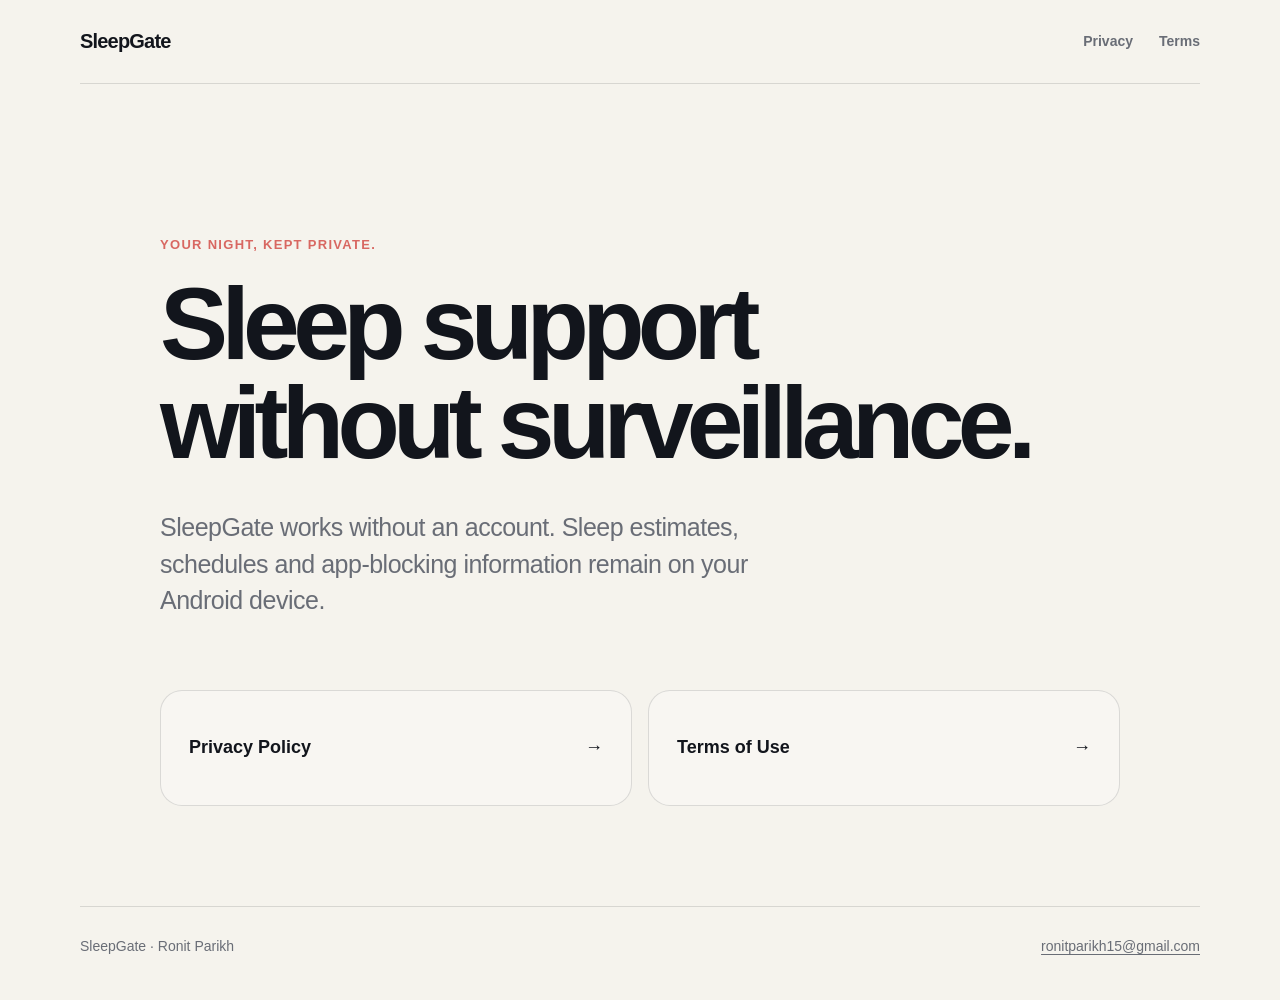
<file: index.html>
<!doctype html>
<html lang="en">
<head>
  <meta charset="utf-8">
  <meta name="viewport" content="width=device-width, initial-scale=1">
  <meta name="description" content="Privacy Policy and Terms of Use for SleepGate.">
  <meta name="theme-color" content="#f5f3ed">
  <title>SleepGate — Legal</title>
  <link rel="stylesheet" href="styles.css">
</head>
<body>
  <header class="site-header">
    <a class="brand" href="index.html" aria-label="SleepGate legal home">SleepGate</a>
    <nav aria-label="Legal pages">
      <a href="privacy.html">Privacy</a>
      <a href="terms.html">Terms</a>
    </nav>
  </header>

  <main class="hero">
    <p class="eyebrow">Your night, kept private.</p>
    <h1>Sleep support<br>without surveillance.</h1>
    <p class="lede">SleepGate works without an account. Sleep estimates, schedules and app-blocking information remain on your Android device.</p>

    <div class="legal-links">
      <a class="legal-card" href="privacy.html">
        <span>Privacy Policy</span>
        <span aria-hidden="true">→</span>
      </a>
      <a class="legal-card" href="terms.html">
        <span>Terms of Use</span>
        <span aria-hidden="true">→</span>
      </a>
    </div>
  </main>

  <footer>
    <p>SleepGate · Ronit Parikh</p>
    <a href="mailto:ronitparikh15@gmail.com">ronitparikh15@gmail.com</a>
  </footer>
</body>
</html>
</file>
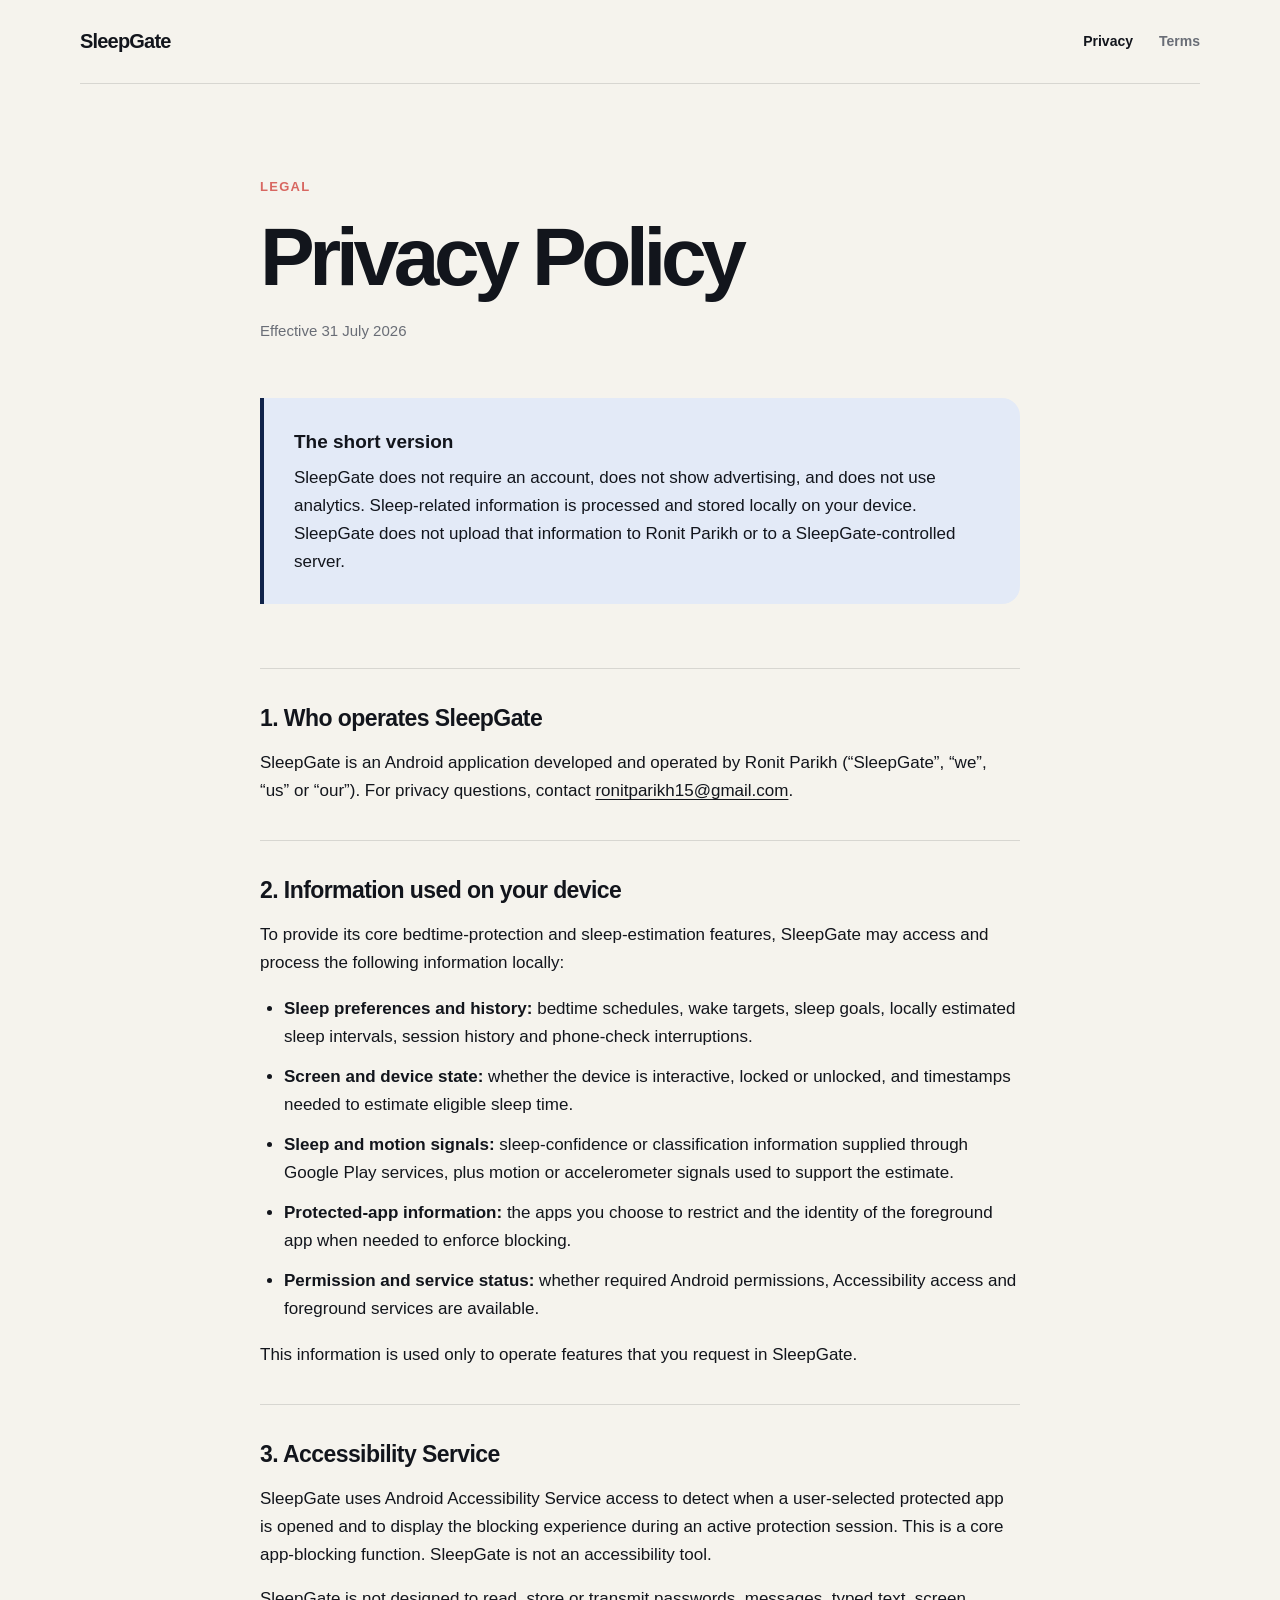
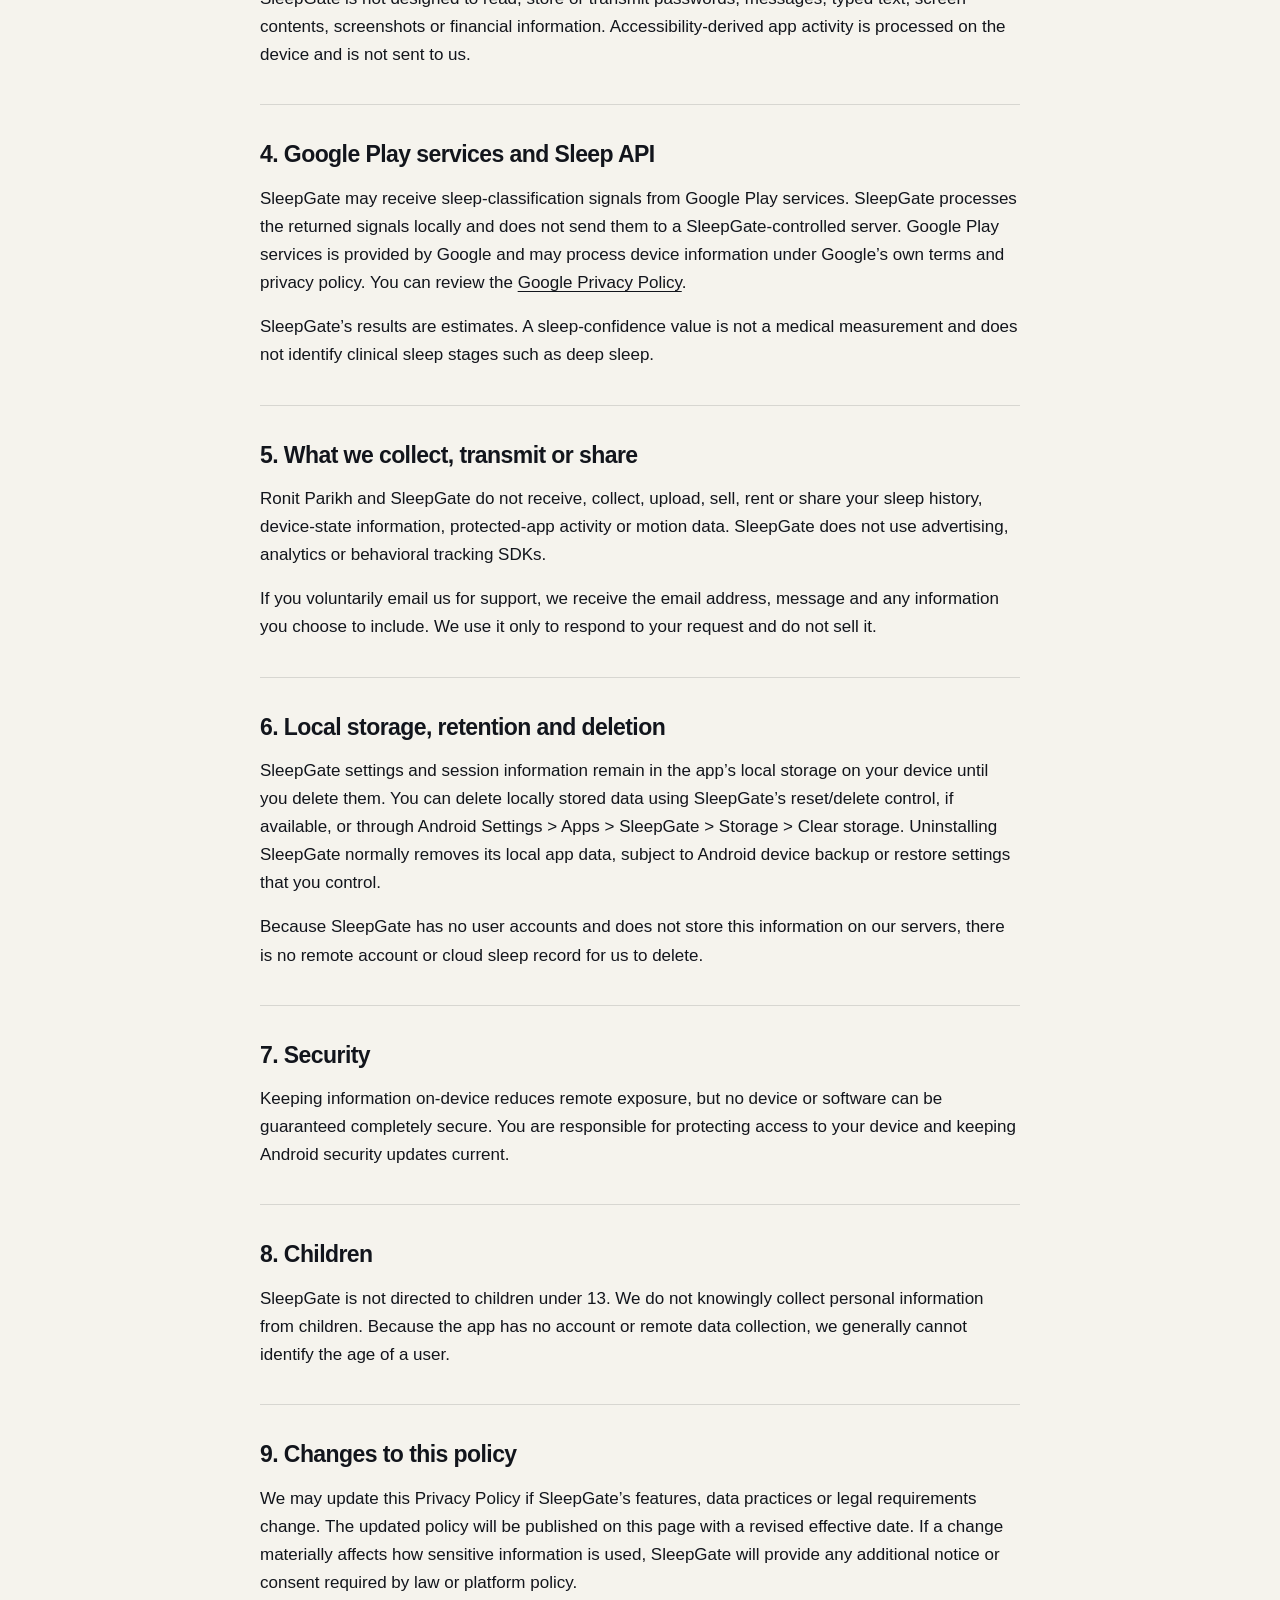
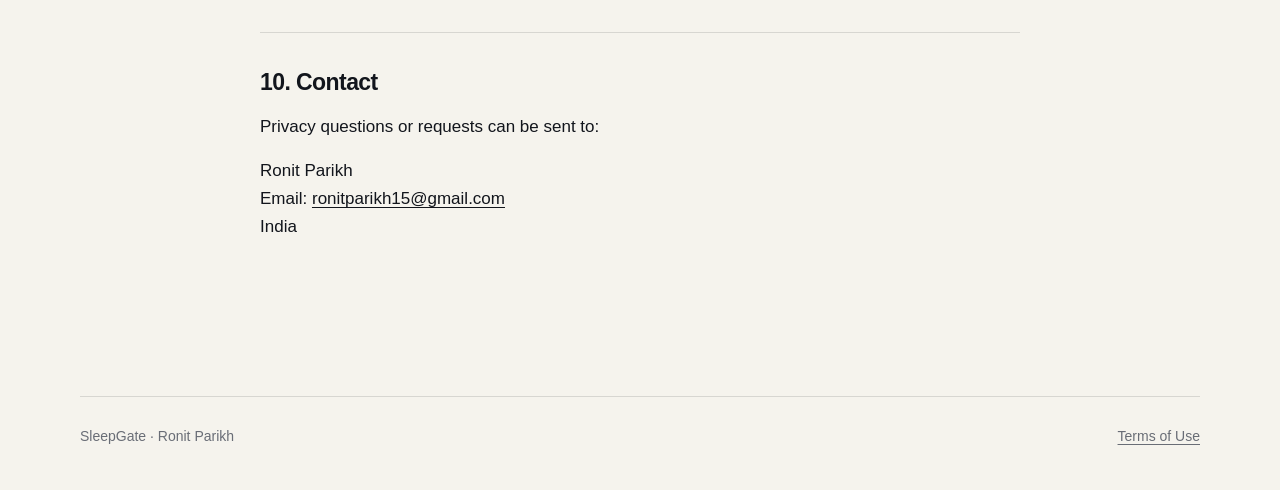
<file: privacy.html>
<!doctype html>
<html lang="en">
<head>
  <meta charset="utf-8">
  <meta name="viewport" content="width=device-width, initial-scale=1">
  <meta name="description" content="Privacy Policy for the SleepGate Android application.">
  <meta name="theme-color" content="#f5f3ed">
  <title>Privacy Policy — SleepGate</title>
  <link rel="stylesheet" href="styles.css">
</head>
<body>
  <header class="site-header">
    <a class="brand" href="index.html">SleepGate</a>
    <nav aria-label="Legal pages">
      <a class="active" href="privacy.html" aria-current="page">Privacy</a>
      <a href="terms.html">Terms</a>
    </nav>
  </header>

  <main class="document">
    <p class="eyebrow">Legal</p>
    <h1>Privacy Policy</h1>
    <p class="effective">Effective 31 July 2026</p>

    <section class="summary" aria-label="Privacy summary">
      <strong>The short version</strong>
      <p>SleepGate does not require an account, does not show advertising, and does not use analytics. Sleep-related information is processed and stored locally on your device. SleepGate does not upload that information to Ronit Parikh or to a SleepGate-controlled server.</p>
    </section>

    <section>
      <h2>1. Who operates SleepGate</h2>
      <p>SleepGate is an Android application developed and operated by Ronit Parikh (“SleepGate”, “we”, “us” or “our”). For privacy questions, contact <a href="mailto:ronitparikh15@gmail.com">ronitparikh15@gmail.com</a>.</p>
    </section>

    <section>
      <h2>2. Information used on your device</h2>
      <p>To provide its core bedtime-protection and sleep-estimation features, SleepGate may access and process the following information locally:</p>
      <ul>
        <li><strong>Sleep preferences and history:</strong> bedtime schedules, wake targets, sleep goals, locally estimated sleep intervals, session history and phone-check interruptions.</li>
        <li><strong>Screen and device state:</strong> whether the device is interactive, locked or unlocked, and timestamps needed to estimate eligible sleep time.</li>
        <li><strong>Sleep and motion signals:</strong> sleep-confidence or classification information supplied through Google Play services, plus motion or accelerometer signals used to support the estimate.</li>
        <li><strong>Protected-app information:</strong> the apps you choose to restrict and the identity of the foreground app when needed to enforce blocking.</li>
        <li><strong>Permission and service status:</strong> whether required Android permissions, Accessibility access and foreground services are available.</li>
      </ul>
      <p>This information is used only to operate features that you request in SleepGate.</p>
    </section>

    <section>
      <h2>3. Accessibility Service</h2>
      <p>SleepGate uses Android Accessibility Service access to detect when a user-selected protected app is opened and to display the blocking experience during an active protection session. This is a core app-blocking function. SleepGate is not an accessibility tool.</p>
      <p>SleepGate is not designed to read, store or transmit passwords, messages, typed text, screen contents, screenshots or financial information. Accessibility-derived app activity is processed on the device and is not sent to us.</p>
    </section>

    <section>
      <h2>4. Google Play services and Sleep API</h2>
      <p>SleepGate may receive sleep-classification signals from Google Play services. SleepGate processes the returned signals locally and does not send them to a SleepGate-controlled server. Google Play services is provided by Google and may process device information under Google’s own terms and privacy policy. You can review the <a href="https://policies.google.com/privacy" rel="noopener noreferrer">Google Privacy Policy</a>.</p>
      <p>SleepGate’s results are estimates. A sleep-confidence value is not a medical measurement and does not identify clinical sleep stages such as deep sleep.</p>
    </section>

    <section>
      <h2>5. What we collect, transmit or share</h2>
      <p>Ronit Parikh and SleepGate do not receive, collect, upload, sell, rent or share your sleep history, device-state information, protected-app activity or motion data. SleepGate does not use advertising, analytics or behavioral tracking SDKs.</p>
      <p>If you voluntarily email us for support, we receive the email address, message and any information you choose to include. We use it only to respond to your request and do not sell it.</p>
    </section>

    <section>
      <h2>6. Local storage, retention and deletion</h2>
      <p>SleepGate settings and session information remain in the app’s local storage on your device until you delete them. You can delete locally stored data using SleepGate’s reset/delete control, if available, or through Android Settings &gt; Apps &gt; SleepGate &gt; Storage &gt; Clear storage. Uninstalling SleepGate normally removes its local app data, subject to Android device backup or restore settings that you control.</p>
      <p>Because SleepGate has no user accounts and does not store this information on our servers, there is no remote account or cloud sleep record for us to delete.</p>
    </section>

    <section>
      <h2>7. Security</h2>
      <p>Keeping information on-device reduces remote exposure, but no device or software can be guaranteed completely secure. You are responsible for protecting access to your device and keeping Android security updates current.</p>
    </section>

    <section>
      <h2>8. Children</h2>
      <p>SleepGate is not directed to children under 13. We do not knowingly collect personal information from children. Because the app has no account or remote data collection, we generally cannot identify the age of a user.</p>
    </section>

    <section>
      <h2>9. Changes to this policy</h2>
      <p>We may update this Privacy Policy if SleepGate’s features, data practices or legal requirements change. The updated policy will be published on this page with a revised effective date. If a change materially affects how sensitive information is used, SleepGate will provide any additional notice or consent required by law or platform policy.</p>
    </section>

    <section>
      <h2>10. Contact</h2>
      <p>Privacy questions or requests can be sent to:</p>
      <address>
        Ronit Parikh<br>
        Email: <a href="mailto:ronitparikh15@gmail.com">ronitparikh15@gmail.com</a><br>
        India
      </address>
    </section>
  </main>

  <footer>
    <p>SleepGate · Ronit Parikh</p>
    <a href="terms.html">Terms of Use</a>
  </footer>
</body>
</html>
</file>
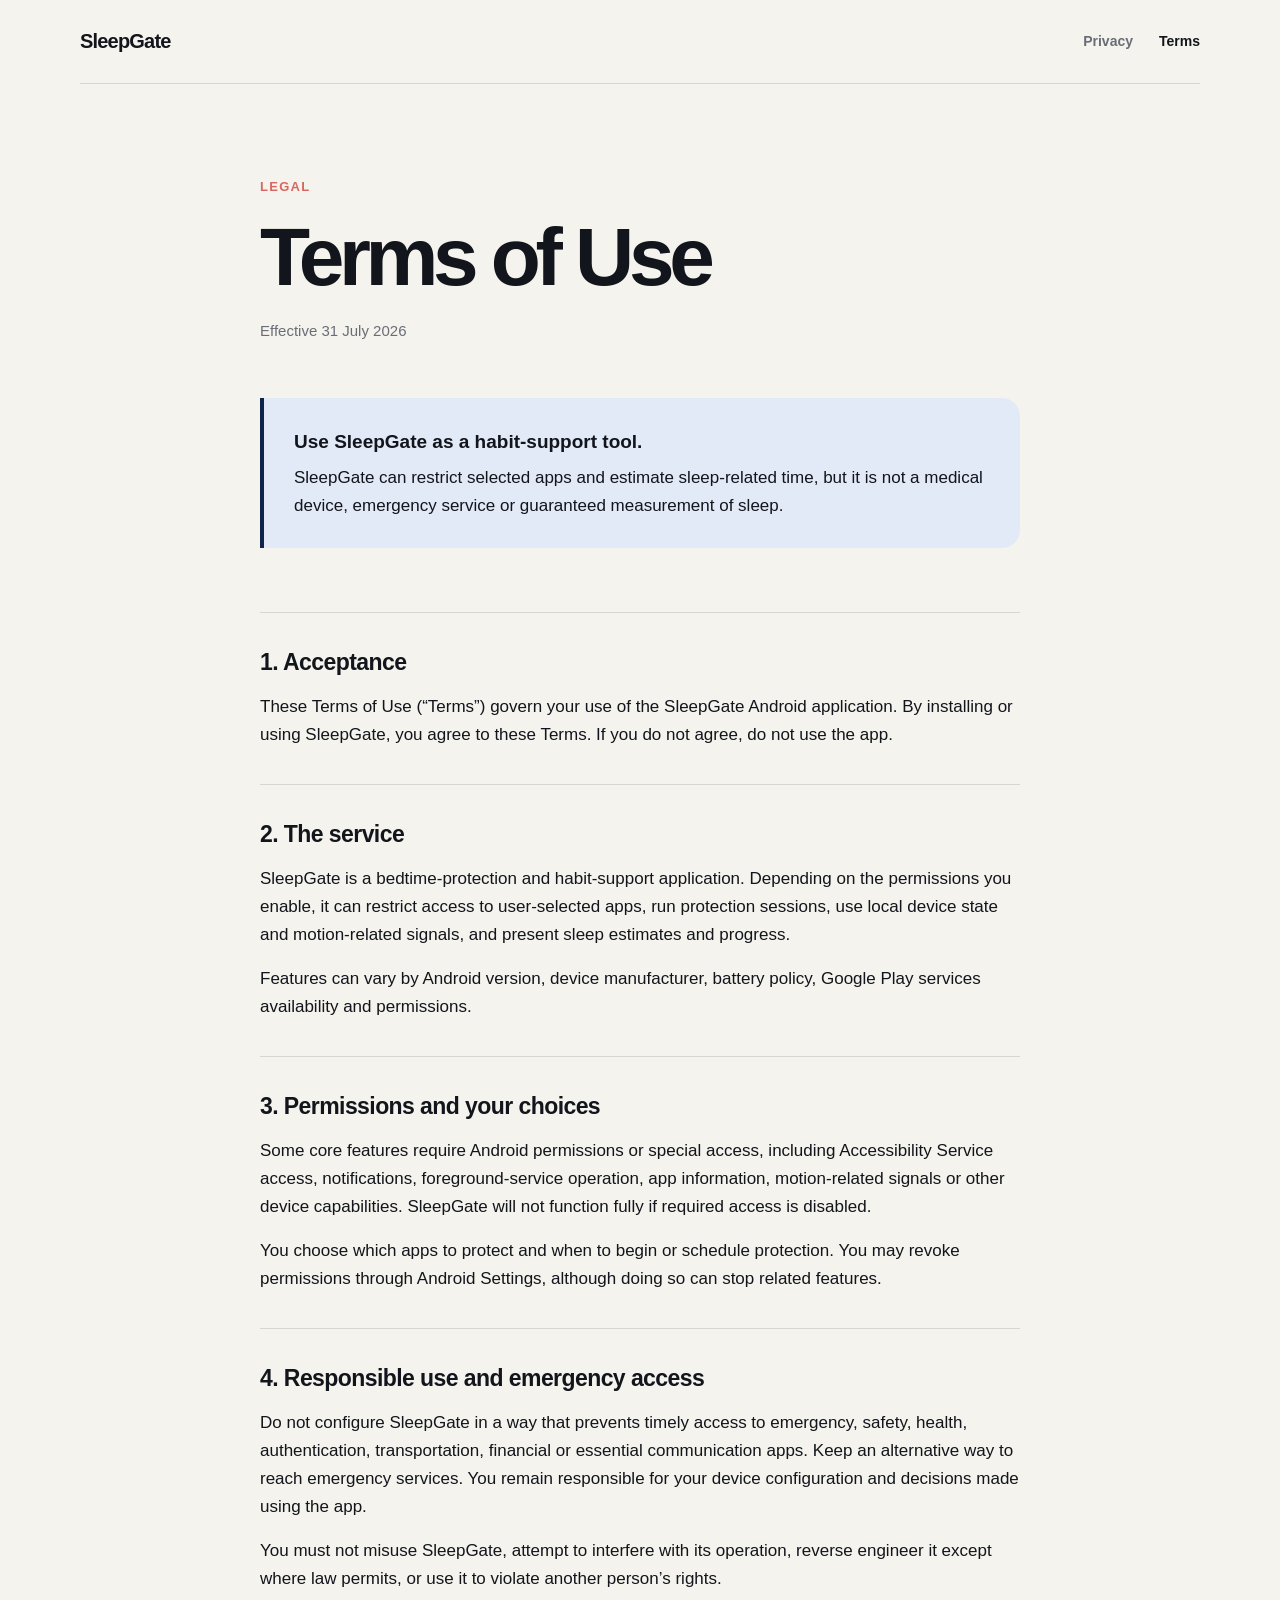
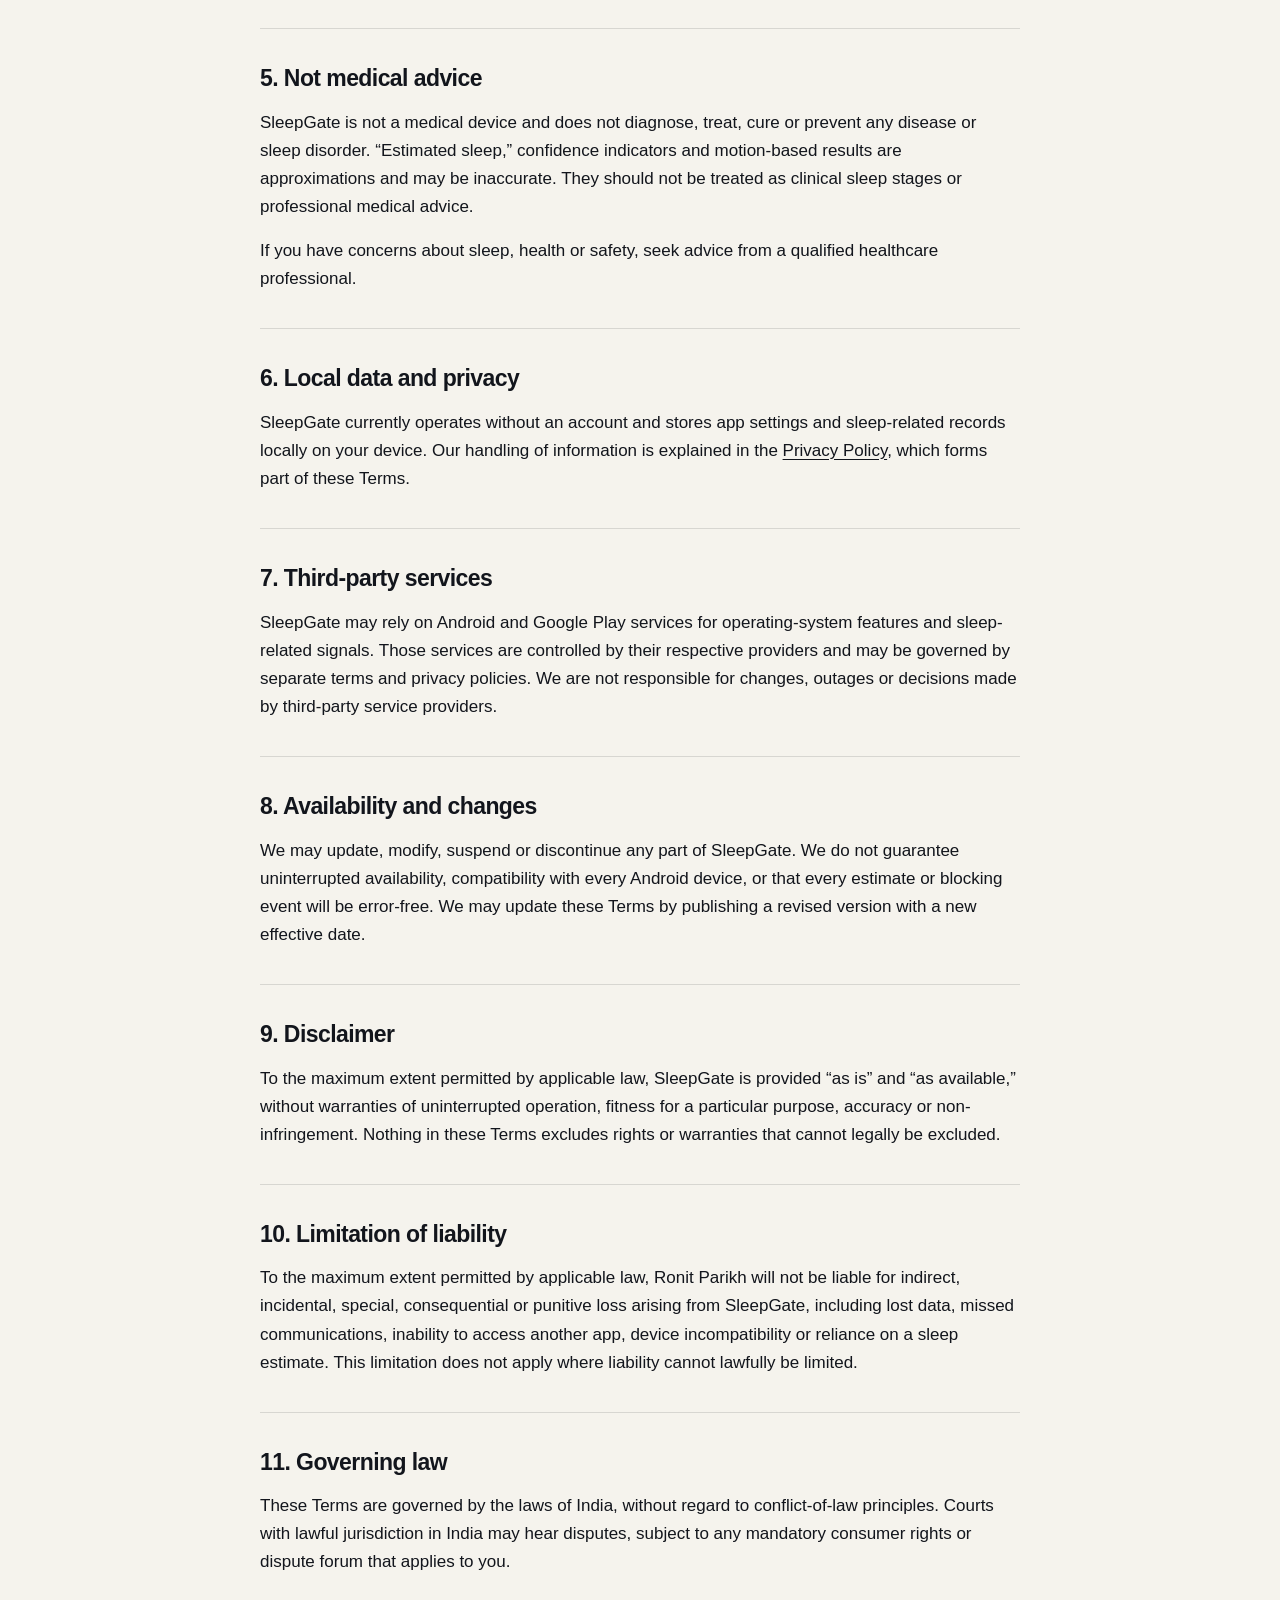
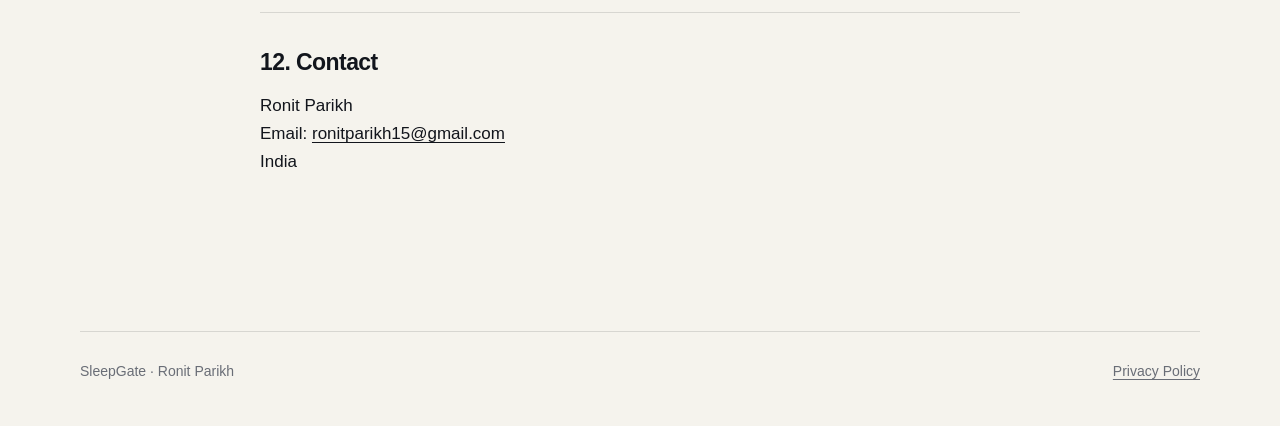
<file: terms.html>
<!doctype html>
<html lang="en">
<head>
  <meta charset="utf-8">
  <meta name="viewport" content="width=device-width, initial-scale=1">
  <meta name="description" content="Terms of Use for the SleepGate Android application.">
  <meta name="theme-color" content="#f5f3ed">
  <title>Terms of Use — SleepGate</title>
  <link rel="stylesheet" href="styles.css">
</head>
<body>
  <header class="site-header">
    <a class="brand" href="index.html">SleepGate</a>
    <nav aria-label="Legal pages">
      <a href="privacy.html">Privacy</a>
      <a class="active" href="terms.html" aria-current="page">Terms</a>
    </nav>
  </header>

  <main class="document">
    <p class="eyebrow">Legal</p>
    <h1>Terms of Use</h1>
    <p class="effective">Effective 31 July 2026</p>

    <section class="summary" aria-label="Terms summary">
      <strong>Use SleepGate as a habit-support tool.</strong>
      <p>SleepGate can restrict selected apps and estimate sleep-related time, but it is not a medical device, emergency service or guaranteed measurement of sleep.</p>
    </section>

    <section>
      <h2>1. Acceptance</h2>
      <p>These Terms of Use (“Terms”) govern your use of the SleepGate Android application. By installing or using SleepGate, you agree to these Terms. If you do not agree, do not use the app.</p>
    </section>

    <section>
      <h2>2. The service</h2>
      <p>SleepGate is a bedtime-protection and habit-support application. Depending on the permissions you enable, it can restrict access to user-selected apps, run protection sessions, use local device state and motion-related signals, and present sleep estimates and progress.</p>
      <p>Features can vary by Android version, device manufacturer, battery policy, Google Play services availability and permissions.</p>
    </section>

    <section>
      <h2>3. Permissions and your choices</h2>
      <p>Some core features require Android permissions or special access, including Accessibility Service access, notifications, foreground-service operation, app information, motion-related signals or other device capabilities. SleepGate will not function fully if required access is disabled.</p>
      <p>You choose which apps to protect and when to begin or schedule protection. You may revoke permissions through Android Settings, although doing so can stop related features.</p>
    </section>

    <section>
      <h2>4. Responsible use and emergency access</h2>
      <p>Do not configure SleepGate in a way that prevents timely access to emergency, safety, health, authentication, transportation, financial or essential communication apps. Keep an alternative way to reach emergency services. You remain responsible for your device configuration and decisions made using the app.</p>
      <p>You must not misuse SleepGate, attempt to interfere with its operation, reverse engineer it except where law permits, or use it to violate another person’s rights.</p>
    </section>

    <section>
      <h2>5. Not medical advice</h2>
      <p>SleepGate is not a medical device and does not diagnose, treat, cure or prevent any disease or sleep disorder. “Estimated sleep,” confidence indicators and motion-based results are approximations and may be inaccurate. They should not be treated as clinical sleep stages or professional medical advice.</p>
      <p>If you have concerns about sleep, health or safety, seek advice from a qualified healthcare professional.</p>
    </section>

    <section>
      <h2>6. Local data and privacy</h2>
      <p>SleepGate currently operates without an account and stores app settings and sleep-related records locally on your device. Our handling of information is explained in the <a href="privacy.html">Privacy Policy</a>, which forms part of these Terms.</p>
    </section>

    <section>
      <h2>7. Third-party services</h2>
      <p>SleepGate may rely on Android and Google Play services for operating-system features and sleep-related signals. Those services are controlled by their respective providers and may be governed by separate terms and privacy policies. We are not responsible for changes, outages or decisions made by third-party service providers.</p>
    </section>

    <section>
      <h2>8. Availability and changes</h2>
      <p>We may update, modify, suspend or discontinue any part of SleepGate. We do not guarantee uninterrupted availability, compatibility with every Android device, or that every estimate or blocking event will be error-free. We may update these Terms by publishing a revised version with a new effective date.</p>
    </section>

    <section>
      <h2>9. Disclaimer</h2>
      <p>To the maximum extent permitted by applicable law, SleepGate is provided “as is” and “as available,” without warranties of uninterrupted operation, fitness for a particular purpose, accuracy or non-infringement. Nothing in these Terms excludes rights or warranties that cannot legally be excluded.</p>
    </section>

    <section>
      <h2>10. Limitation of liability</h2>
      <p>To the maximum extent permitted by applicable law, Ronit Parikh will not be liable for indirect, incidental, special, consequential or punitive loss arising from SleepGate, including lost data, missed communications, inability to access another app, device incompatibility or reliance on a sleep estimate. This limitation does not apply where liability cannot lawfully be limited.</p>
    </section>

    <section>
      <h2>11. Governing law</h2>
      <p>These Terms are governed by the laws of India, without regard to conflict-of-law principles. Courts with lawful jurisdiction in India may hear disputes, subject to any mandatory consumer rights or dispute forum that applies to you.</p>
    </section>

    <section>
      <h2>12. Contact</h2>
      <address>
        Ronit Parikh<br>
        Email: <a href="mailto:ronitparikh15@gmail.com">ronitparikh15@gmail.com</a><br>
        India
      </address>
    </section>
  </main>

  <footer>
    <p>SleepGate · Ronit Parikh</p>
    <a href="privacy.html">Privacy Policy</a>
  </footer>
</body>
</html>
</file>
<file: styles.css>
:root {
  color-scheme: light;
  --paper: #f5f3ed;
  --ink: #12151c;
  --muted: #696d76;
  --line: rgba(18, 21, 28, 0.13);
  --night: #10234a;
  --wash: #e3eaf7;
  --coral: #d86761;
  --max: 760px;
}

* { box-sizing: border-box; }

html { scroll-behavior: smooth; }

body {
  margin: 0;
  background: var(--paper);
  color: var(--ink);
  font-family: Inter, ui-sans-serif, -apple-system, BlinkMacSystemFont, "Segoe UI", sans-serif;
  font-size: 17px;
  line-height: 1.65;
  -webkit-font-smoothing: antialiased;
}

a { color: inherit; text-underline-offset: 0.18em; }

.site-header {
  width: min(calc(100% - 40px), 1120px);
  margin: 0 auto;
  min-height: 84px;
  display: flex;
  align-items: center;
  justify-content: space-between;
  border-bottom: 1px solid var(--line);
}

.brand {
  font-size: 20px;
  font-weight: 750;
  letter-spacing: -0.04em;
  text-decoration: none;
}

nav { display: flex; gap: 26px; }

nav a {
  color: var(--muted);
  font-size: 14px;
  font-weight: 650;
  text-decoration: none;
}

nav a:hover,
nav a.active { color: var(--ink); }

.hero {
  width: min(calc(100% - 40px), 960px);
  min-height: calc(100vh - 170px);
  margin: 0 auto;
  padding: clamp(72px, 12vw, 150px) 0 100px;
}

.eyebrow {
  margin: 0 0 20px;
  color: var(--coral);
  font-size: 13px;
  font-weight: 800;
  letter-spacing: 0.1em;
  text-transform: uppercase;
}

.hero h1,
.document h1 {
  margin: 0;
  max-width: 900px;
  font-size: clamp(52px, 9vw, 102px);
  line-height: 0.97;
  letter-spacing: -0.065em;
  font-weight: 760;
}

.lede {
  max-width: 660px;
  margin: 36px 0 0;
  color: var(--muted);
  font-size: clamp(19px, 2.2vw, 25px);
  line-height: 1.45;
  letter-spacing: -0.02em;
}

.legal-links {
  display: grid;
  grid-template-columns: repeat(2, minmax(0, 1fr));
  gap: 16px;
  margin-top: 72px;
}

.legal-card {
  display: flex;
  justify-content: space-between;
  align-items: center;
  min-height: 116px;
  padding: 26px 28px;
  border: 1px solid var(--line);
  border-radius: 22px;
  background: rgba(255,255,255,0.3);
  font-size: 18px;
  font-weight: 700;
  text-decoration: none;
  transition: transform 160ms ease, background 160ms ease;
}

.legal-card:hover {
  transform: translateY(-2px);
  background: rgba(255,255,255,0.62);
}

.document {
  width: min(calc(100% - 40px), var(--max));
  margin: 0 auto;
  padding: 92px 0 120px;
}

.document h1 {
  font-size: clamp(54px, 9vw, 82px);
}

.effective {
  margin: 22px 0 54px;
  color: var(--muted);
  font-size: 15px;
}

.summary {
  margin: 0 0 64px;
  padding: 28px 30px;
  border-left: 4px solid var(--night);
  border-radius: 0 18px 18px 0;
  background: var(--wash);
}

.summary strong {
  display: block;
  margin-bottom: 7px;
  font-size: 19px;
}

.summary p { margin: 0; }

.document section:not(.summary) {
  padding: 35px 0;
  border-top: 1px solid var(--line);
}

h2 {
  margin: 0 0 16px;
  font-size: 23px;
  line-height: 1.25;
  letter-spacing: -0.025em;
}

p { margin: 0 0 16px; }
p:last-child { margin-bottom: 0; }

ul {
  margin: 18px 0;
  padding-left: 24px;
}

li { margin: 0 0 12px; }

address { font-style: normal; }

footer {
  width: min(calc(100% - 40px), 1120px);
  margin: 0 auto;
  padding: 28px 0 42px;
  display: flex;
  justify-content: space-between;
  gap: 24px;
  border-top: 1px solid var(--line);
  color: var(--muted);
  font-size: 14px;
}

footer p { margin: 0; }

@media (max-width: 620px) {
  body { font-size: 16px; }
  .site-header { min-height: 72px; }
  nav { gap: 18px; }
  .hero { padding-top: 72px; }
  .hero h1 { font-size: clamp(50px, 15vw, 70px); }
  .legal-links { grid-template-columns: 1fr; margin-top: 54px; }
  .legal-card { min-height: 92px; border-radius: 18px; }
  .document { padding: 70px 0 90px; }
  .document h1 { font-size: clamp(48px, 14vw, 68px); }
  .summary { padding: 24px 22px; }
  footer { flex-direction: column; gap: 8px; }
}

@media (prefers-reduced-motion: reduce) {
  html { scroll-behavior: auto; }
  .legal-card { transition: none; }
}
</file>
